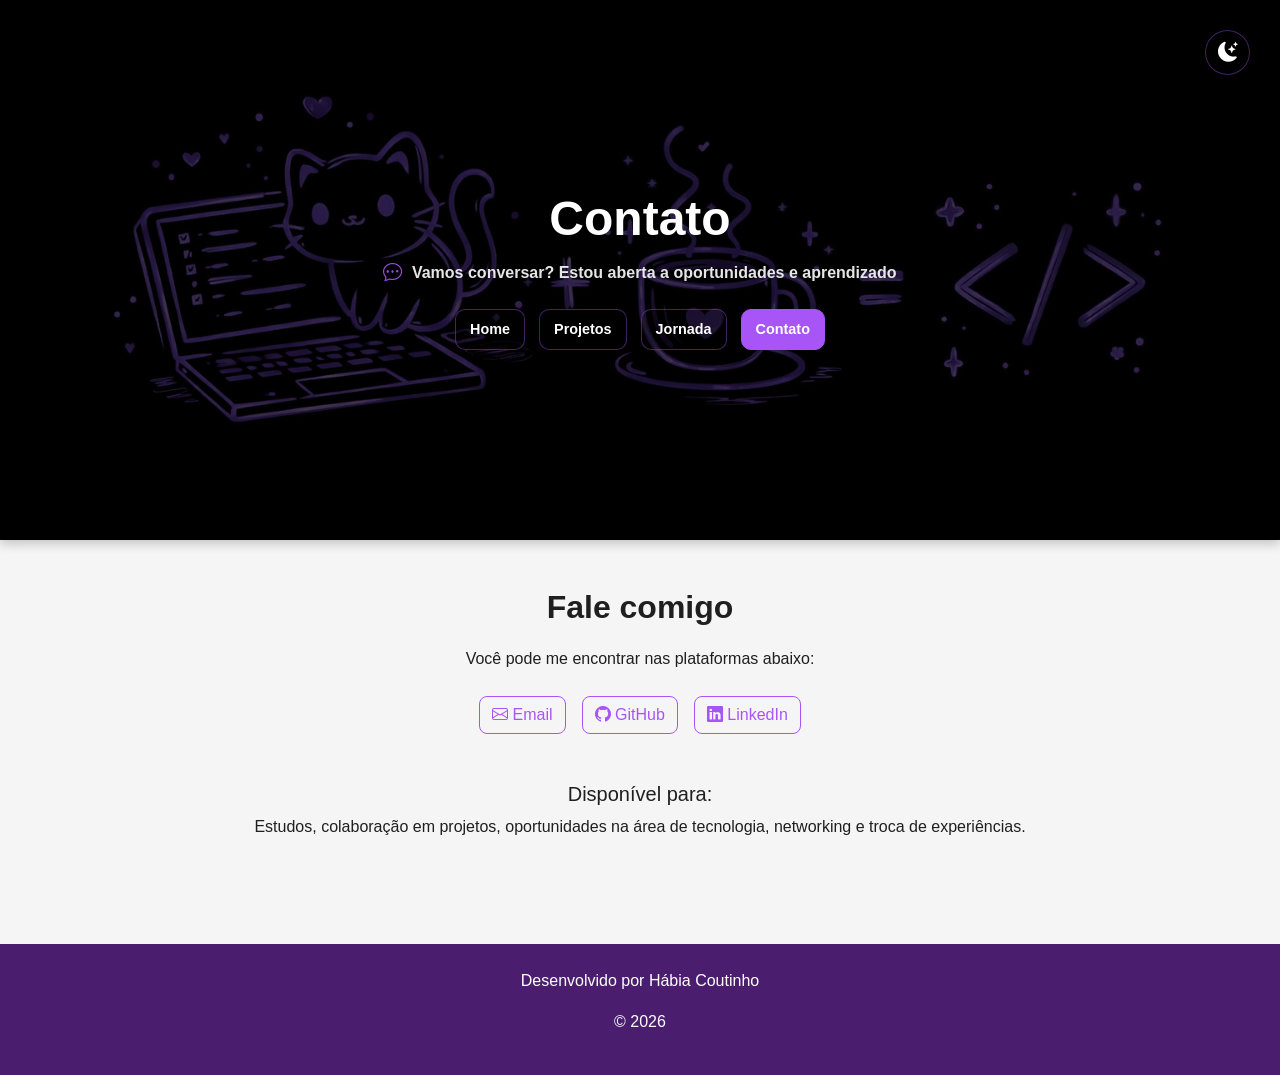
<file: contato.html>
<!doctype html>
<html lang="pt-BR">
<head>
  <meta charset="UTF-8">
  <meta name="viewport" content="width=device-width, initial-scale=1.0">

  <title>Contato | Hábia Coutinho</title>
  
  <!--Favicon-->
   <link rel="icon" type="image/png" href="imagens/favicon.png">

  <!--SEO-->
  <meta name="description" content="Página de contato do portfólio de Hábia Coutinho.">
<meta name="author" content="Hábia Coutinho">
  <meta name="robots" content="index, follow">

  <!-- Bootstrap CSS -->
  <link href="https://cdn.jsdelivr.net/npm/bootstrap@5.3.2/dist/css/bootstrap.min.css" rel="stylesheet">

  <!-- Bootstrap Icons -->
  <link rel="stylesheet" href="https://cdn.jsdelivr.net/npm/bootstrap-icons@1.13.0/font/bootstrap-icons.css">

  <!-- CSS externo -->
  <link rel="stylesheet" href="css/style.css">
</head>

<body>

  <!-- HEADER -->
  <header class="header-footer hero">
    
    <!-- BOTÃO TEMA -->
   <button id="toggleTheme"
        class="btn-tema"
        aria-label="Alternar tema">

  <i id="themeIcon" class="bi bi-moon-stars-fill"></i>

</button>
    <div class="container text-center">

      <h1>Contato</h1>

      <p class="descricao">
        <i class="bi bi-chat-dots"></i>
        Vamos conversar? Estou aberta a oportunidades e aprendizado
      </p>

      <!-- MENU -->
     <nav class="menu-nav">

  <a href="index.html">Home</a>

  <a href="projetos.html">Projetos</a>

  <a href="jornada.html">Jornada</a>

  <a href="contato.html" class="active">Contato</a>

</nav>

    </div>
  </header>

  <!-- MAIN -->
  <main class="py-5">

    <div class="container text-center">

      <h2>Fale comigo</h2>

      <p class="mt-3">
        Você pode me encontrar nas plataformas abaixo:
      </p>

      <!-- LINKS -->
      <div class="d-flex justify-content-center gap-3 flex-wrap mt-4">

        <!-- Email -->
<a href="mailto:habia.rcoutinho@gmail.com"
   class="btn btn-contato">
   <i class="bi bi-envelope"></i> Email
</a>

<!-- GitHub -->
<a href="https://github.com/Habia-Coutinho"
target="_blank"
class="btn btn-contato">
  <i class="bi bi-github"></i> GitHub
</a>

<!-- LinkedIn -->
<a href="https://www.linkedin.com/in/habia-coutinho"
target="_blank"
class="btn btn-contato">
  <i class="bi bi-linkedin"></i> LinkedIn
</a>

      </div>

      <!-- EXTRA -->
      <div class="mt-5">

        <h5>Disponível para:</h5>

<p>
Estudos, colaboração em projetos, oportunidades na área de tecnologia, networking e troca de experiências.
</p>

      </div>

    </div>

  </main>

  <!-- FOOTER -->
  <footer class="footer-site text-center py-4">
  <div class="container">

    <p>Desenvolvido por Hábia Coutinho</p>

    <p class="rodape">
      © 2026
    </p>

  </div>
</footer>
  <button id="btnTopo" class="btn-topo" aria-label="Voltar ao topo">
  ↑
</button>
<script src="js/script.js"></script>
</body>
</html>
</file>
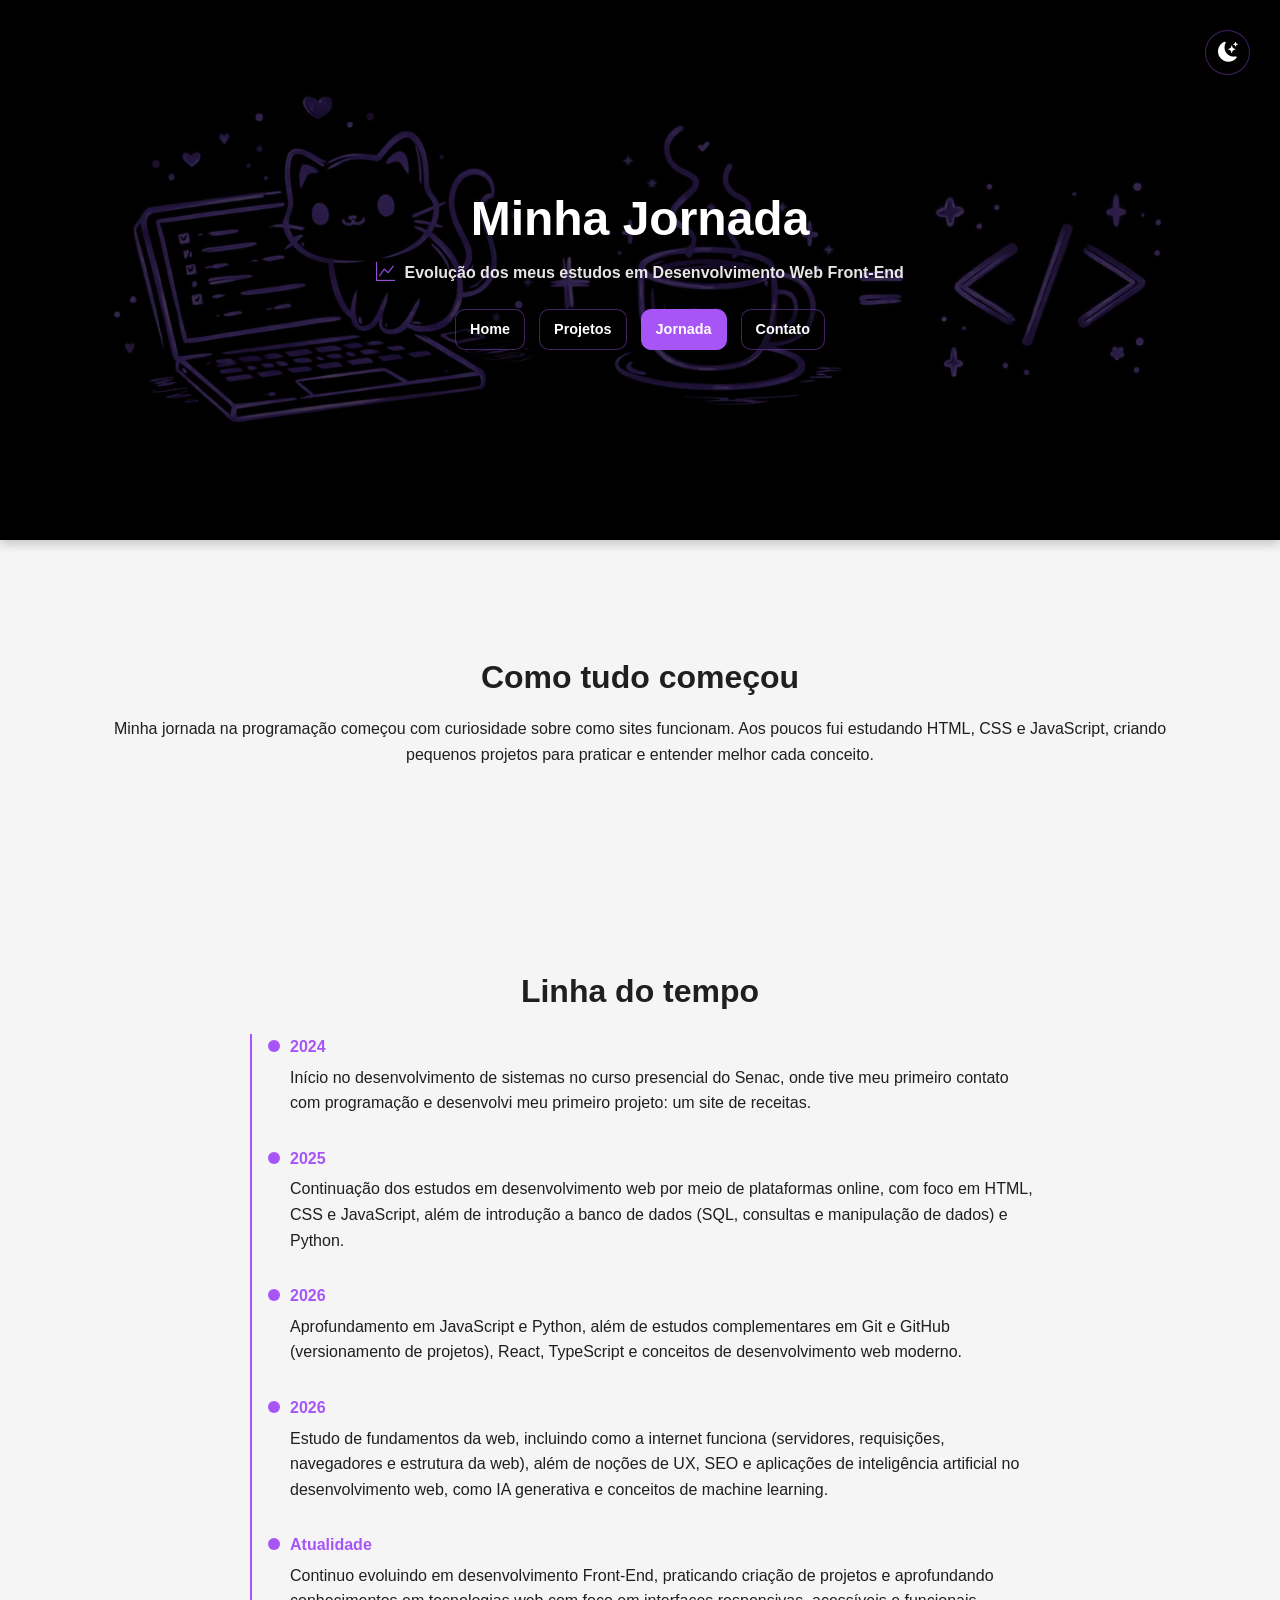
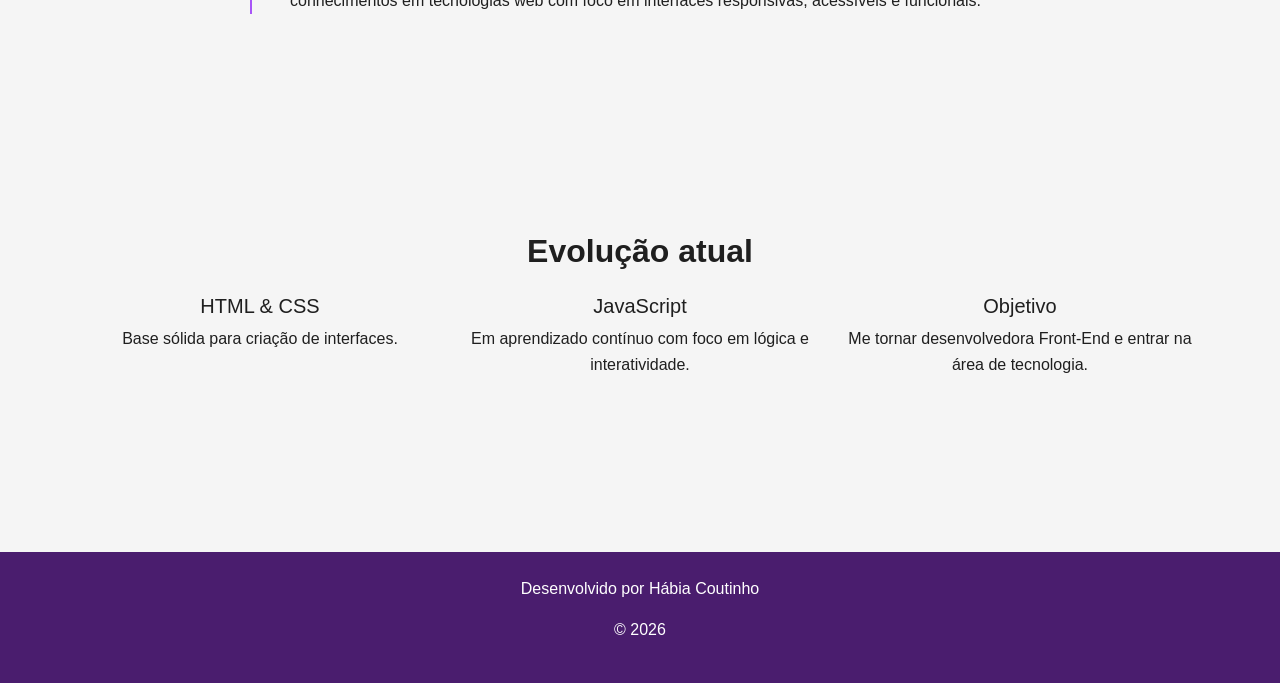
<file: jornada.html>
<!doctype html>
<html lang="pt-BR">
<head>
  <meta charset="UTF-8">
  <meta name="viewport" content="width=device-width, initial-scale=1.0">

  <title>Minha Jornada | Hábia Coutinho</title>

  <!--Favicon-->
  <link rel="icon" type="image/png" href="imagens/favicon.png">
  
   <!-- SEO -->
  <meta name="description" content="Jornada de aprendizado em programação de Hábia Coutinho.">
  <meta name="author" content="Hábia Coutinho">
  <meta name="robots" content="index, follow">

  <!-- Bootstrap CSS -->
  <link href="https://cdn.jsdelivr.net/npm/bootstrap@5.3.2/dist/css/bootstrap.min.css" rel="stylesheet">

  <!-- Bootstrap Icons -->
  <link rel="stylesheet" href="https://cdn.jsdelivr.net/npm/bootstrap-icons@1.13.0/font/bootstrap-icons.css">

  <!-- CSS externo -->
  <link rel="stylesheet" href="css/style.css">
</head>

<body>

  <!-- HEADER -->
  <header class="header-footer hero">
    
    <!-- BOTÃO TEMA -->
   <button id="toggleTheme"
        class="btn-tema"
        aria-label="Alternar tema">

  <i id="themeIcon" class="bi bi-moon-stars-fill"></i>

</button>
    <div class="container text-center">

      <h1>Minha Jornada</h1>

      <p class="descricao">
        <i class="bi bi-graph-up"></i>
        Evolução dos meus estudos em Desenvolvimento Web Front-End
      </p>

      <!-- MENU -->
     <nav class="menu-nav">

  <a href="index.html">Home</a>

  <a href="projetos.html">Projetos</a>

  <a href="jornada.html" class="active">Jornada</a>

  <a href="contato.html">Contato</a>

</nav>
    </div>
  </header>

  <!-- MAIN -->
  <main class="py-5">

    <div class="container">

      <!-- INTRODUÇÃO -->
      <section class="mb-5 text-center">

        <h2>Como tudo começou</h2>

        <p>
          Minha jornada na programação começou com curiosidade sobre como sites funcionam. Aos poucos fui estudando HTML, CSS e JavaScript, criando pequenos projetos para praticar e entender melhor cada conceito.
        </p>

      </section>

      <!-- LINHA DO TEMPO -->

    <section class="timeline-section">

  <h2 class="mb-4 text-center">Linha do tempo</h2>

  <div class="timeline">

    <div class="timeline-item">
      <span class="ano">2024</span>
      <p>Início no desenvolvimento de sistemas no curso presencial do Senac, onde tive meu primeiro contato com programação e desenvolvi meu primeiro projeto: um site de receitas.
      </p>
    </div>

        <div class="timeline-item">
      <span class="ano">2025</span>
      <p> Continuação dos estudos em desenvolvimento web por meio de plataformas online, com foco em HTML, CSS e JavaScript, além de introdução a banco de dados (SQL, consultas e manipulação de dados) e Python.
       </p>
    </div>

        <div class="timeline-item">
      <span class="ano">2026</span>
      <p> Aprofundamento em JavaScript e Python, além de estudos complementares em Git e GitHub (versionamento de projetos), React, TypeScript e conceitos de desenvolvimento web moderno.
        </p>
    </div>

      <div class="timeline-item">
      <span class="ano">2026</span>
      <p>
        Estudo de fundamentos da web, incluindo como a internet funciona (servidores, requisições, navegadores e estrutura da web), além de noções de UX, SEO e aplicações de inteligência artificial no desenvolvimento web, como IA generativa e conceitos de machine learning.
        </p>
    </div>

        <div class="timeline-item">
      <span class="ano">Atualidade</span>
      <p> Continuo evoluindo em desenvolvimento Front-End, praticando criação de projetos e aprofundando conhecimentos em tecnologias web com foco em interfaces responsivas, acessíveis e funcionais.
      </p>
        </div>

    </div>

</section>

      <!-- EVOLUÇÃO -->
      <section class="mt-5 text-center">

        <h2>Evolução atual</h2>

        <div class="row mt-4">

          <div class="col-md-4">
            <h5>HTML & CSS</h5>
            <p>Base sólida para criação de interfaces.</p>
          </div>

          <div class="col-md-4">
            <h5>JavaScript</h5>
            <p>Em aprendizado contínuo com foco em lógica e interatividade.</p>
          </div>

          <div class="col-md-4">
            <h5>Objetivo</h5>
            <p>Me tornar desenvolvedora Front-End e entrar na área de tecnologia.</p>
          </div>

        </div>

      </section>

    </div>

  </main>

  <!-- FOOTER -->
<footer class="footer-site text-center py-4">
  <div class="container">

    <p>Desenvolvido por Hábia Coutinho</p>

    <p class="rodape">
      © 2026
    </p>

  </div>
</footer>
  <button id="btnTopo" class="btn-topo" aria-label="Voltar ao topo">
  ↑
</button>
<script src="js/script.js"></script>
</body>
</html>
</file>
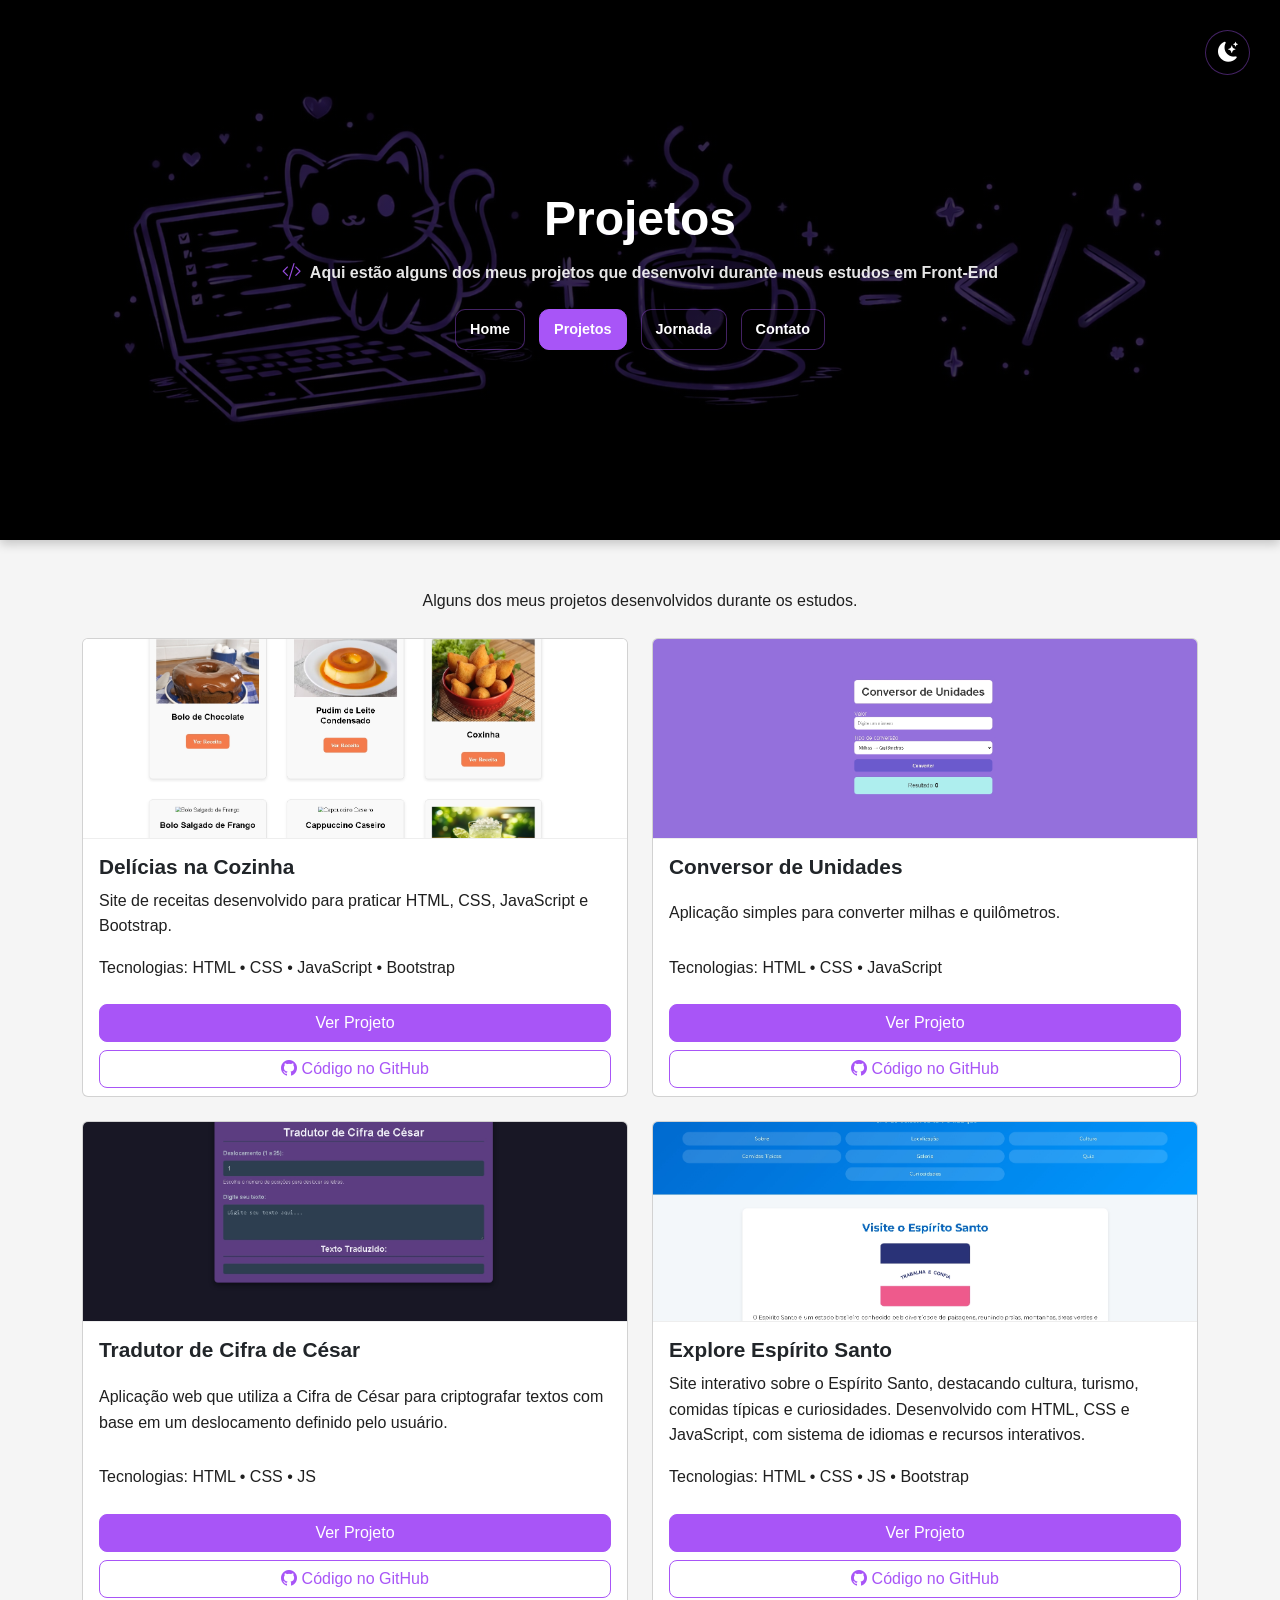
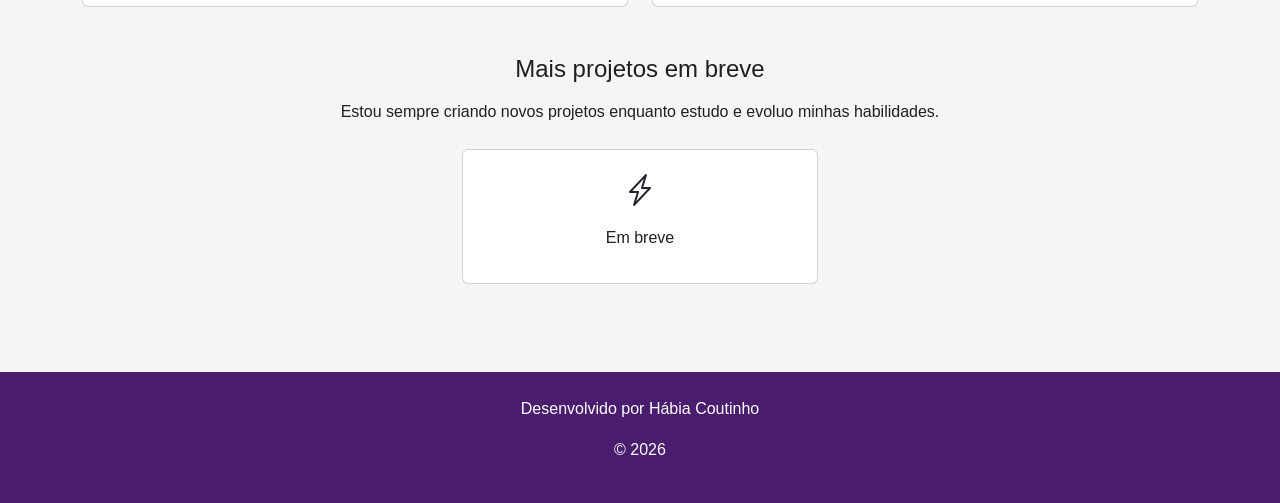
<file: projetos.html>
<!doctype html>
<html lang="pt-BR">
<head>
  <meta charset="UTF-8">
  <meta name="viewport" content="width=device-width, initial-scale=1.0">

  <title>Projetos | Hábia Coutinho</title>
  
  <!--Favicon-->
  <link rel="icon" type="image/png" href="imagens/favicon.png">

  <!--SEO-->
  <meta name="description" content="Projetos de desenvolvimento web feito por Hábia Coutinho.">
    <meta name="author" content="Hábia Coutinho">
  <meta name="robots" content="index, follow">

  <!-- Bootstrap CSS -->
  <link href="https://cdn.jsdelivr.net/npm/bootstrap@5.3.2/dist/css/bootstrap.min.css" rel="stylesheet">

  <!-- Bootstrap Icons -->
  <link rel="stylesheet" href="https://cdn.jsdelivr.net/npm/bootstrap-icons@1.13.0/font/bootstrap-icons.css">

  <!-- CSS externo -->
  <link rel="stylesheet" href="css/style.css">
</head>

<body>

  <!-- HEADER -->
  <header class="header-footer hero">
    
    <!-- BOTÃO TEMA -->
   <button id="toggleTheme"
        class="btn-tema"
        aria-label="Alternar tema">

  <i id="themeIcon" class="bi bi-moon-stars-fill"></i>

</button>
    <div class="container text-center">

      <h1>Projetos</h1>

      <p class="descricao">
        <i class="bi bi-code-slash"></i>
        Aqui estão alguns dos meus projetos que desenvolvi durante meus estudos em Front-End
      </p>

      <!-- MENU -->
      <nav class="menu-nav">

  <a href="index.html">Home</a>

  <a href="projetos.html" class="active">Projetos</a>

  <a href="jornada.html">Jornada</a>

  <a href="contato.html">Contato</a>

</nav>

    </div>
  </header>

  <!-- MAIN -->
  <main class="py-5">

    <div class="container">
        
        <p class="text-center mb-4">
  Alguns dos meus projetos desenvolvidos durante os estudos.
</p>
      
      <div class="row g-4">

        <!-- PROJETO 1 -->
        <div class="col-md-6">
          <div class="card projeto-card h-100">

            <img src="imagens/projeto-site de receitas.jpeg" class="card-img-top" alt="Projeto Delícias na Cozinha">

            <div class="card-body">
              <h3 class="card-title">Delícias na Cozinha</h3>

              <p class="card-text">
                Site de receitas desenvolvido para praticar HTML, CSS, JavaScript e Bootstrap.
              </p>

              <p class="card-text">
                Tecnologias: HTML • CSS • JavaScript • Bootstrap
              </p>
            </div>

            <div class="card-footer text-center">
              <div class="d-grid gap-2">
              <a href="https://habia-coutinho.github.io/jp-tcc-receitas-01-front/" target="_blank" class="btn btn-primary">
                Ver Projeto
              </a>
              <a href="https://github.com/Habia-Coutinho/jp-tcc-receitas-01-front"
         target="_blank"
         class="btn btn-outline-custom">
        <i class="bi bi-github"></i> Código no GitHub
      </a>
            </div>
            </div>
          </div>
        </div>

        <!-- PROJETO 2 -->
        <div class="col-md-6">
          <div class="card projeto-card h-100">

            <img src="imagens/projeto-conversor de unidades.jpeg" class="card-img-top" alt="Conversor de Unidades">

            <div class="card-body">
              <h3 class="card-title">Conversor de Unidades</h3>

              <p class="card-text">
                Aplicação simples para converter milhas e quilômetros.
              </p>

              <p class="card-text">
                Tecnologias: HTML • CSS • JavaScript
              </p>
            </div>

            <div class="card-footer text-center">
              <div class="d-grid gap-2">
              <a href="https://habia-coutinho.github.io/conversor-de-unidades/" target="_blank" class="btn btn-primary">
                Ver Projeto
              </a>
                
              <a href="https://github.com/Habia-Coutinho/conversor-de-unidades"
   target="_blank"
   class="btn btn-outline-custom">
  <i class="bi bi-github"></i> Código no GitHub
</a>
            </div>
            </div>
          </div>
        </div>

      
      <!-- PROJETO 3 -->
      
      <div class="col-md-6">
  <div class="card projeto-card h-100">

    <img src="imagens/projeto-cifra de cesar.jpeg" class="card-img-top" alt="Cifra de César">

    <div class="card-body">
      <h3 class="card-title">Tradutor de Cifra de César</h3>

      <p class="card-text">
        Aplicação web que utiliza a Cifra de César para criptografar textos com base em um deslocamento definido pelo usuário.
      </p>

      <p class="card-text">
        Tecnologias: HTML • CSS • JS
      </p>
    </div>

    <div class="card-footer text-center">
      <div class="d-grid gap-2">

        <a href="https://habia-coutinho.github.io/cifra-de-cesar/" class="btn btn-primary">
          Ver Projeto
        </a>

        <a href="https://github.com/Habia-Coutinho/cifra-de-cesar" class="btn btn-outline-custom">
  <i class="bi bi-github"></i> Código no GitHub
</a>

      </div>
    </div>

  </div>
</div> 
      
      <!-- PROJETO 4 -->
      
      <div class="col-md-6">
  <div class="card projeto-card h-100">

    <img src="imagens/projeto-explore espirito santo.jpeg" class="card-img-top" alt="Projeto Explore Espírito Santo">

    <div class="card-body">
      <h3 class="card-title">Explore Espírito Santo</h3>

      <p class="card-text">
        Site interativo sobre o Espírito Santo, destacando cultura, turismo, comidas típicas e curiosidades. Desenvolvido com HTML, CSS e JavaScript, com sistema de idiomas e recursos interativos.
      </p>

      <p class="card-text">
        Tecnologias: HTML • CSS • JS  • Bootstrap
      </p>
    </div>

    <div class="card-footer text-center">
      <div class="d-grid gap-2">

        <a href="https://habia-coutinho.github.io/explore-espirito-santo/" class="btn btn-primary">
          Ver Projeto
        </a>

        <a href="https://github.com/Habia-Coutinho/explore-espirito-santo" class="btn btn-outline-custom">
  <i class="bi bi-github"></i> Código no GitHub
</a>

      </div>
    </div>

  </div>
</div> 

           <!-- FUTURO (ESPAÇO PARA NOVOS PROJETOS) -->
      
      
<!-- PROJETO 5 -->
      
      <!--   <div class="col-md-6">
  <div class="card projeto-card h-100">

    <img src="projeto5.jpg" class="card-img-top" alt="Projeto">

    <div class="card-body">
      <h3 class="card-title">Título</h3>

      <p class="card-text">
        Descrição
      </p>

      <p class="card-text">
        Tecnologias: HTML • CSS • JS
      </p>
    </div>

    <div class="card-footer text-center">
      <div class="d-grid gap-2">

        <a href="#" class="btn btn-primary">
          Ver Projeto
        </a>

     <a href="#" class="btn btn-outline-custom">
  <i class="bi bi-github"></i> Código no GitHub
</a>

      </div>
    </div>

  </div>
</div> -->

      <!--Mais Projetos Futuros-->
<div class="mt-5 text-center futuros-projetos">

  <h4 class="mb-3">Mais projetos em breve</h4>

  <p class="mb-4">
    Estou sempre criando novos projetos enquanto estudo e evoluo minhas habilidades.
  </p>

  <div class="row g-4 justify-content-center">

    <!--div class="col-md-4">
      <div class="card projeto-card placeholder-card">
        <div class="card-body text-center">
          <i class="bi bi-plus-circle" style="font-size: 2rem;"></i>
          <p class="mt-2">Novo projeto em desenvolvimento</p>
        </div>
      </div>
  </div-->

    <div class="col-md-4">
      <div class="card projeto-card placeholder-card">
        <div class="card-body text-center">
          <i class="bi bi-lightning-charge" style="font-size: 2rem;"></i>
          <p class="mt-2">Em breve</p>
        </div>
      </div>
    </div>

  </div>

</div>

  </main>

  <!-- FOOTER -->
<footer class="footer-site text-center py-4">
  <div class="container">

    <p>Desenvolvido por Hábia Coutinho</p>

    <p class="rodape">
      © 2026
    </p>

  </div>
</footer>
  <button id="btnTopo" class="btn-topo" aria-label="Voltar ao topo">
  ↑
</button>
<script src="js/script.js"></script>
</body>
</html>
</file>
<file: css/style.css>
/* =========================
   RESET 
========================= */

* {
  margin: 0;
  padding: 0;
  box-sizing: border-box;
}

img {
  max-width: 100%;
  height: auto;
  display: block;
}

a {
  text-decoration: none;
}

/* foco acessível (teclado) */
a:focus,
button:focus,
input:focus,
textarea:focus {
  outline: 2px solid #a855f7;
  outline-offset: 3px;
}

/* =========================
   VARIÁVEIS (IDENTIDADE)
========================= */

:root {
  --primary: #a855f7;
  --primary-dark: #6C3483;
  --text: #1f1f1f;
  --bg: #f5f5f5;
  --white: #ffffff;
}

/* =========================
   BASE DO SITE
========================= */

html {
  scroll-behavior: smooth;
}

body {
  background-color: var(--bg);
  font-family: 'Roboto', sans-serif;
  color: var(--text);
  line-height: 1.6;
}

/* títulos*/
h1, h2, h3, h4 {
  line-height: 1.2;
}

h1 {
  font-size: 3rem;
  font-weight: 700;
  margin-bottom: 10px;
}

h2 {
  font-size: 2rem;
  text-align: center;
  margin-bottom: 20px;
  font-weight: 700;
}

h3 {
  font-size: 1.3rem;
  font-weight: 600;
}

p {
  line-height: 1.6;
  color: var(--text);
}



/* =========================
   HEADER / HERO
========================= */

.header-footer {
  color: var(--white);
  padding: 80px 20px;
  text-align: center;
  box-shadow: 0 4px 10px rgba(0, 0, 0, 0.2);
  position: relative;
}

.header-footer .container{
  position: relative;
  z-index: 1;
}

.header-footer p,
.footer-site p {
  color: var(--white);
}

.hero {
  min-height: 60vh;
  display: flex;
  flex-direction: column;
  justify-content: center;
  align-items: center;

  background-image: url("../imagens/header-bg.jpg");
  background-size: cover;
  background-position: center;
  background-repeat: no-repeat;
  position: relative;
}

/* overlay */
.hero::before {
  content: "";
  position: absolute;
  inset: 0;
  background: linear-gradient(
    rgba(0, 0, 0, 0.7),
    rgba(0, 0, 0, 0.7)
  );
  z-index: 0;
  pointer-events: none;
}

/* =========================
   DESCRIÇÃO
========================= */

.descricao {
  font-weight: 700;
  margin-bottom: 20px;
  opacity: 0.9;
}

.descricao i {
  color: var(--primary);
  font-size: 1.2rem;
  margin-right: 5px;
  vertical-align: middle;
}

/* =========================
   NAV 
========================= */

.menu-nav {
  display: flex;
  flex-direction: row;
  justify-content: center;
  align-items: center;
  gap: 14px;
  margin-top: 20px;
  flex-wrap: wrap;
}

.menu-nav a {
  color: white;
  font-size: 0.9rem;
  font-weight: 600;
  padding: 8px 14px;
  text-align: center;
  border-radius: 10px;
  background: rgba(0, 0, 0, 0.35);
  border: 1px solid rgba(168, 85, 247, 0.4);
  transition: 0.3s ease;
  display: inline-block;
}

.menu-nav a.active {
  background-color: var(--primary);
  color: white;
  border: 1px solid var(--primary);
}

.menu-nav a.active:hover {
  transform: none;
}

.menu-nav a:hover {
  background: var(--primary);
  color: white;
  transform: none;
  letter-spacing: 0.5px;
}

.menu-nav a:focus {
  outline: 2px solid #a855f7;
  outline-offset: 2px;
}

.hover-lift {
  transition: transform 0.25s ease, box-shadow 0.25s ease;
}

.hover-lift:hover {
  transform: translateY(-4px);
}

/* =========================
   SEÇÕES
========================= */

section {
  padding: 70px 0;
}

/* =========================
   SOBRE MIM
========================= */

#sobre-mim p {
  text-align: justify;
  max-width: 800px;
  margin: 0 auto 15px auto;
}

.foto-perfil {
  max-width: 200px;
  border-radius: 50%;
  border: 4px solid var(--primary);
  margin: 0 auto 20px;
}

/* =========================
   TECNOLOGIAS
========================= */

#tecnologias {
  padding: 80px 0;
}

#tecnologias h4 {
  text-align: center;
  font-size: 15px;
  margin-bottom: 20px;
  font-weight: 700;
}

#tecnologias ul {
  padding-left: 0;
  list-style: none;
  margin: 0;
  text-align: center;
}

#tecnologias li {
  display: inline-block;
  padding: 10px 14px;
  background: #fff;
  border-radius: 8px;
  margin-bottom: 10px;
  box-shadow: 0 2px 6px rgba(0,0,0,0.05);
}

#tecnologias .col-md-6 {
  padding: 20px;
}

.skills {
  display: flex;
  flex-wrap: wrap;
  gap: 12px;
  margin-top: 15px;
  justify-content: flex-start;
}

.skills img {
  transition: 0.3s ease;
}

.skills img:hover {
  transform: scale(1.05);
}

/*==================
PROJETOS EM DESTAQUE
=====================*/

.btn-all {
  padding: 10px 22px;
  border-radius: 25px;
  transition: 0.3s ease;
}

.btn-all:hover {
  background-color: #a855f7;
  border-color: #a855f7;
  color: white;
  transform: translateY(-3px);
}

/* =========================
   PROJETOS (COMPONENTE CARD)
========================= */

.projeto-card {
  transition: 0.3s ease;
}

.projeto-card:hover {
  transform: translateY(-6px);
  box-shadow: 0 10px 25px rgba(0,0,0,0.15);
}

.card-img-top {
  height: 200px;
  object-fit: cover;
  border-bottom: 1px solid #eee;
}

.card-body {
  display: flex;
  flex-direction: column;
  justify-content: space-between;
}

.card-footer {
  background: transparent;
  border-top: none;
}

.card-footer .btn {
  width: 100%;
  border-radius: 8px;
}

.btn-outline-custom {
  border: 1px solid #a855f7;
  color: #a855f7;
}

.btn-outline-custom:hover {
  background-color: #5B2C6F;
  color: white;
  transform: translateY(-2px);
}

/* =========================
   JORNADA (TIMELINE / LISTA)
========================= */

.list-group-item {
  border: none;
  margin-bottom: 10px;
  border-radius: 8px;
}

/* =========================
   CONTATO (BOTÕES)
========================= */
/*header*/
.btn-primary {
  background-color: #a855f7;
  border-color: #a855f7;
}

.btn-primary:hover {
  background-color: #6C3483;
  border-color: #6C3483;
}
/*projetos*/
.btn-ver-projetos {
  color: #a855f7;
  border: 1px solid #a855f7;
  background-color: transparent;
  border-radius: 8px;
  transition: 0.3s ease;
}

.btn-ver-projetos:hover {
  background-color: #a855f7;
  color: white;
  transform: translateY(-2px);
}
/*contato*/
.btn-contato {
  color: #a855f7;
  border: 1px solid #a855f7;
  background-color: transparent;
  border-radius: 8px;
  transition: 0.3s ease;
}

.btn-contato:hover {
  transform: translateY(-2px);
  background-color: #a855f7;
  color: white;
  border-color: #a855f7;
}

/* =================
TIMELINE 
=================== */

.timeline {
  position: relative;
  max-width: 800px;
  margin: 0 auto;
  padding-left: 30px;
}

/* linha vertical */
.timeline::before {
  content: "";
  position: absolute;
  left: 10px;
  top: 0;
  width: 2px;
  height: 100%;
  background-color: #a855f7;
}

/* item */
.timeline-item {
  position: relative;
  margin-bottom: 30px;
  padding-left: 20px;
}

/* ponto */
.timeline-item::before {
  content: "";
  position: absolute;
  left: -2px;
  top: 6px;
  width: 12px;
  height: 12px;
  background-color: #a855f7;
  border-radius: 50%;
}

/* ano */
.timeline .ano {
  font-weight: bold;
  color: #a855f7;
  display: block;
  margin-bottom: 5px;
}

/* texto */
.timeline-item p {
  margin: 0;
  line-height: 1.6;
}

/*===================
    TOPO
====================*/

/*botao topo*/
.btn-topo {
  position: fixed;
  bottom: 20px;
  right: 20px;

  width: 45px;
  height: 45px;

  border: none;
  border-radius: 50%;

  background-color: #a855f7;
  color: white;
  font-size: 20px;
  opacity: 0.9;

  cursor: pointer;

  display: none; 

  box-shadow: 0 4px 10px rgba(0,0,0,0.2);
  transition: 0.3s ease;
}

.btn-topo:hover {
  background-color: #6C3483;
  opacity: 1;
  transform: translateY(-4px) scale(1.05);
}
/*foco (acessibilidade)*/
.btn-contato:focus {
  box-shadow: 0 0 0 0.2rem rgba(168, 85, 247, 0.4);
}

/* =========================
   FOOTER
========================= */

footer {
  text-align: center;
  padding: 20px 0;
  color: var(--text);
}

.footer-site {
  background-color: #4a1d6e;
  color: white;
  padding: 40px 0;
  margin-top: 40px;
  text-align: center;
}

/* =========================
   DARK MODE
========================= */

body.dark-mode {
  background-color: #0f0f0f;
  --text: #eaeaea;
  --surface: #121212;
  --card: #1e1e1e;
  --footer: #000000;
  --primary: #6C3483;
}

body.dark-mode .header-footer,
body.dark-mode .header-footer h1,
body.dark-mode .header-footer p,
body.dark-mode .menu-nav a {
  color: #ffffff;
}

body.dark-mode main {
  background-color: var(--surface);
  color: var(--text);
}

body.dark-mode #tecnologias {
  background-color: var(--surface);
  color: var(--text);
}

body.dark-mode #tecnologias h2,
body.dark-mode #tecnologias h4,
body.dark-mode #tecnologias p {
  color: var(--text);
}

body.dark-mode #tecnologias li {
  background-color: #2a2a2a;
  color: var(--text);
}

body.dark-mode .projeto-card {
  background-color: var(--card);
  color: var(--text);
}

body.dark-mode .projeto-card p,
body.dark-mode .projeto-card h3 {
  color: var(--text);
}

body.dark-mode .btn-primary {
  background-color: var(--primary);
  border-color: var(--primary);
}

body.dark-mode .btn-primary:hover {
  background-color: #4b1d6b;
  border-color: #4b1d6b;
}

body.dark-mode .btn-outline-custom {
  border: 1px solid white;
  color: white;
}

body.dark-mode .btn-outline-custom:hover {
  background-color: white;
  color: black;
}

body.dark-mode .footer-site {
  background-color: var(--footer);
  color: #ffffff;
}

body.dark-mode .footer-site p,
body.dark-mode .footer-site h1 {
  color: #ffffff;
}

/*posicao do botao tema*/

.btn-tema{
  position: absolute;
  top: 30px;
  right: 30px;
  width: 45px;
  height: 45px;
  border: none;
  border-radius: 50%;
  background: rgba(0,0,0,0.35);
  color: white;
  display: flex;
  align-items: center;
  justify-content: center;
  font-size: 20px;
  border: 1px solid rgba(168,85,247,0.4);
  cursor: pointer;
  z-index: 999;
}

.btn-tema:hover{
  background:#a855f7;
  transform:translateY(-2px);
}

/* =========================
   RESPONSIVIDADE
========================= */

/* tablets */
@media (max-width: 768px) {

  .header-footer h1 {
    font-size: 2rem;
  }

  section {
    padding: 40px 15px;
  }
  
  #tecnologias .row {
    gap: 20px;
  }

  .card-img-top {
    height: 180px;
  }
}

/* celulares */
@media (max-width: 480px) {

  nav {
    flex-direction: column;
    gap: 10px;
  }

  .descricao {
    font-size: 0.9rem;
  }

  .card-img-top {
    height: 160px;
  }
}
</file>
